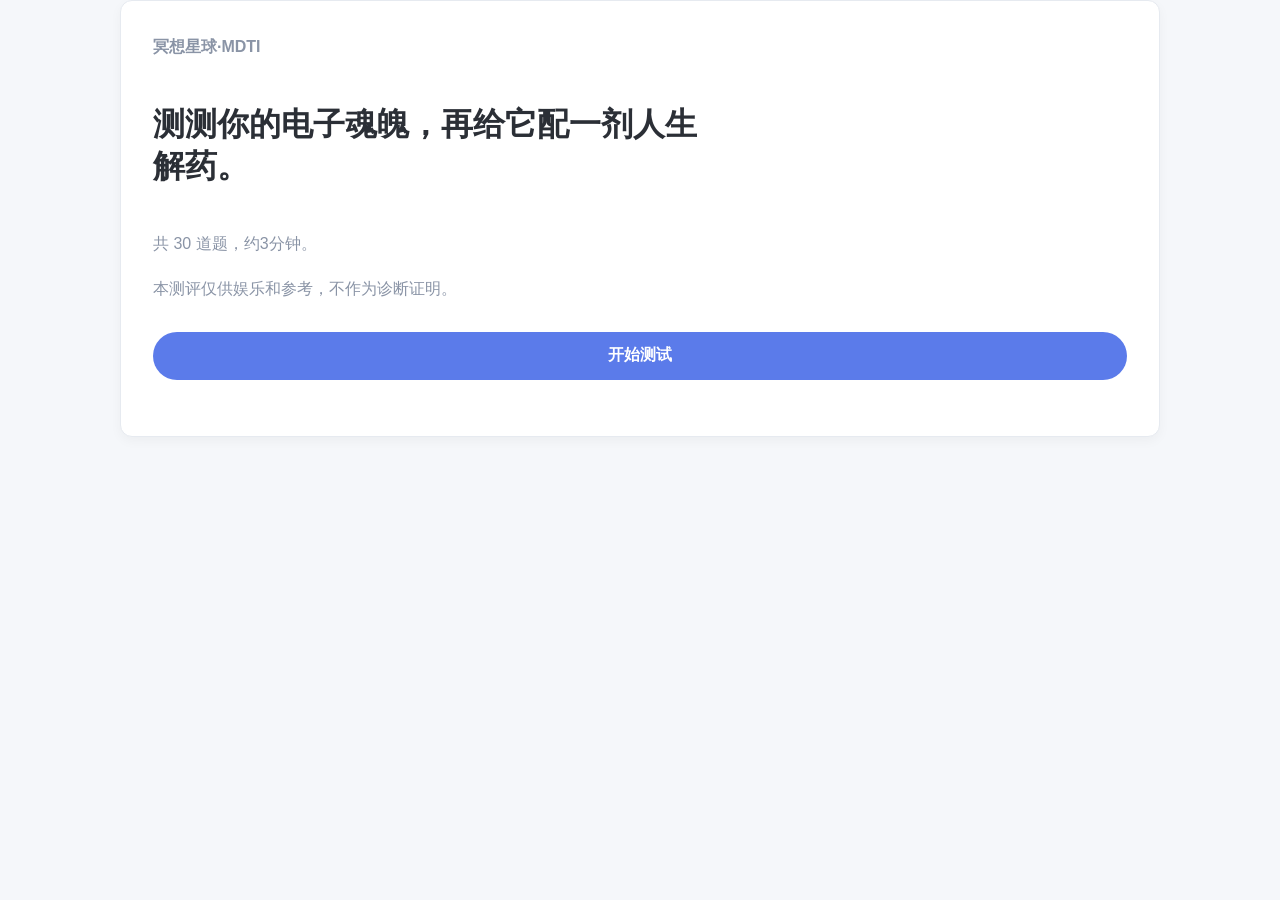
<file: index.html>
<!doctype html>
<html lang="zh-CN">
  <head>
    <meta charset="UTF-8" />
    <meta name="viewport" content="width=device-width, initial-scale=1.0" />
    <title>冥想星球·MDTI</title>
    <meta
      name="description"
      content="冥想星球·MDTI 测评。测试你的人格，并根据人格结果推荐对应的人生解药。"
    />
    <link rel="stylesheet" href="./assets/styles.css" />
  </head>
  <body>
    <main class="app-shell app-shell--survey">
      <section class="intro-screen" id="introScreen">
        <div class="card intro-card">
          <div class="intro-copy">
            <p class="section-kicker">冥想星球·MDTI</p>
            <h2>测测你的电子魂魄，再给它配一剂人生解药。</h2>
            <p class="intro-summary">
              共 30 道题，约3分钟。
            </p>
            <p class="intro-note">本测评仅供娱乐和参考，不作为诊断证明。</p>
            <div class="intro-actions">
              <button class="button-primary" id="startBtn" type="button">开始测试</button>
            </div>
            <div class="intro-secondary-actions">
              <a class="intro-recent-link hidden" id="recentResultLink" href="./result.html">
                上一次结果
              </a>
            </div>
          </div>
        </div>
      </section>

      <section class="test hidden" id="testScreen">
        <div class="card test-card">
          <div class="test-progress">
            <div class="progress-label progress" id="progressText">0 / 30</div>
            <div class="progress-track" aria-hidden="true"><span id="progressBar"></span></div>
          </div>
          <div class="test-head">
            <p class="section-kicker" id="questionMeta">第 1 题</p>
            <h2 id="questionTitle">题目加载中</h2>
          </div>
          <form id="questionForm" class="options"></form>
          <div class="test-actions">
            <button class="button-ghost" id="prevBtn" type="button">上一题</button>
            <button class="button-secondary" id="nextBtn" type="button">下一题</button>
            <button class="button-primary hidden" id="submitBtn" type="button">查看结果</button>
          </div>
        </div>
      </section>
    </main>

    <script src="./assets/data/sbti-questions.js"></script>
    <script src="./assets/data/sbti-results.js"></script>
    <script src="./assets/data/sbti-data.js"></script>
    <script src="./assets/data/antidote-data.js"></script>
    <script src="./assets/js/result-storage.js"></script>
    <script src="./assets/js/index-recent-result.js"></script>
    <script src="./assets/js/app.js"></script>
  </body>
</html>
</file>
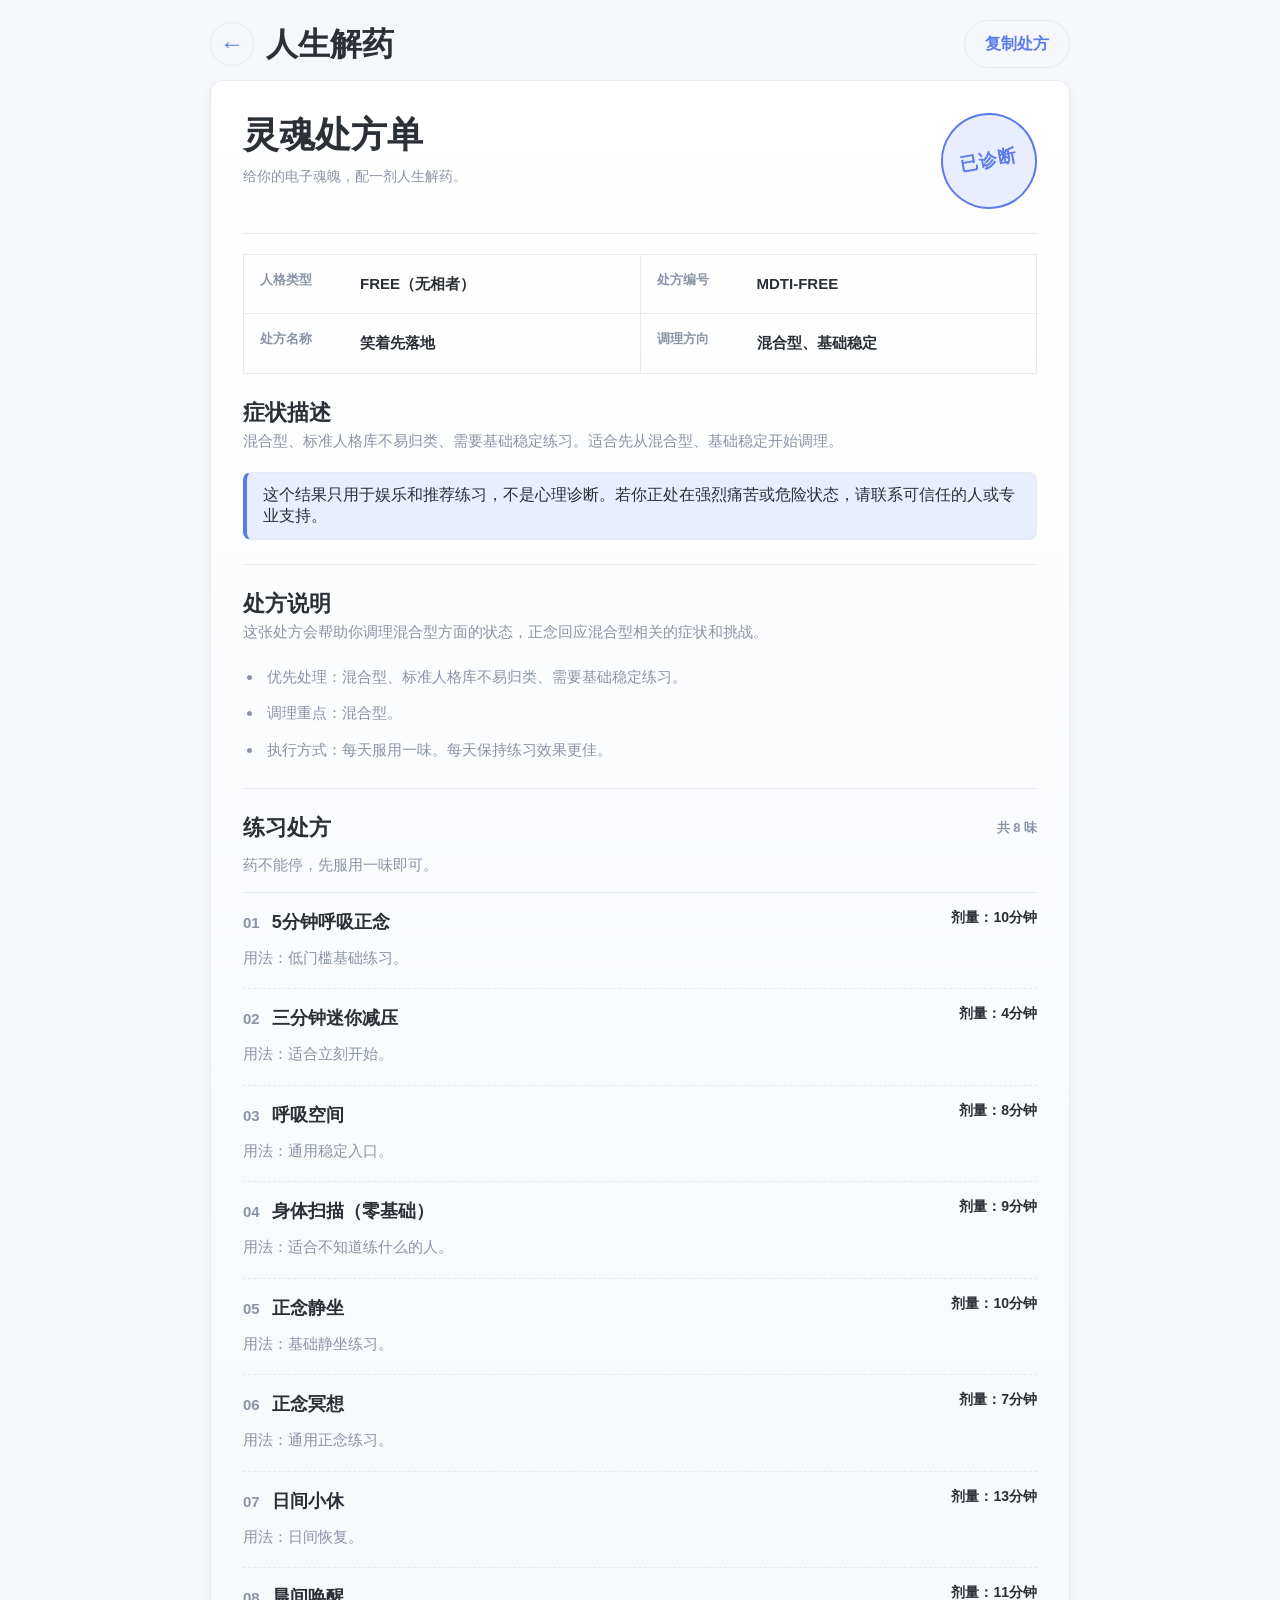
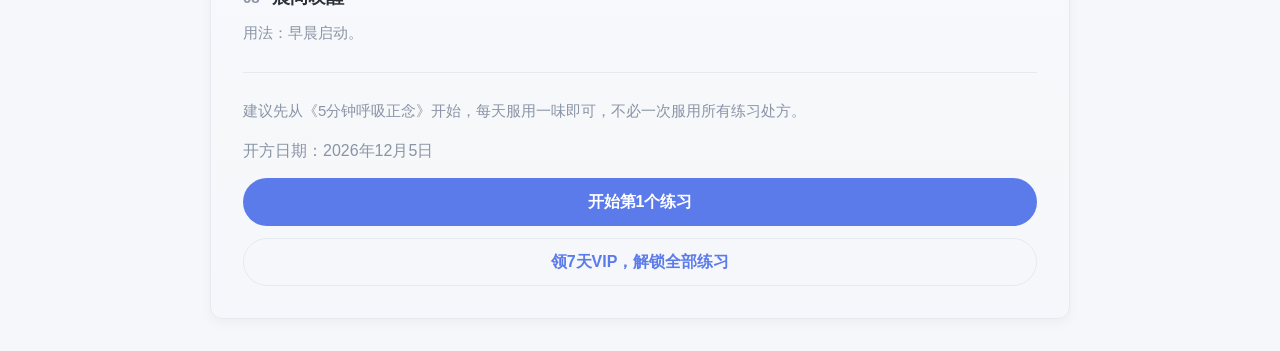
<file: personality-antidote.html>
<!doctype html>
<html lang="zh-CN">
  <head>
    <meta charset="UTF-8" />
    <meta name="viewport" content="width=device-width, initial-scale=1.0" />
    <title>人生解药</title>
    <meta
      name="description"
      content="根据冥想星球·MDTI 人格结果展示对应的人生解药，提供 8 条左右冥想练习。"
    />
    <link rel="stylesheet" href="./assets/styles.css" />
  </head>
  <body>
    <main class="app-shell">
      <div class="sheet-nav">
        <div class="sheet-nav-heading">
          <a class="sheet-nav-back" href="./result.html" aria-label="返回上一页">
            <span class="sheet-nav-back-icon" aria-hidden="true">←</span>
          </a>
          <h1 class="sheet-nav-title">人生解药</h1>
        </div>
        <button class="button-ghost" id="savePrescriptionBtn" type="button">复制处方</button>
      </div>

      <section class="surface prescription-sheet">
        <header class="sheet-head">
          <div class="clinic-copy">
            <h1 id="pageTitle">人生解药</h1>
            <p class="clinic-note" id="clinicSubtitle">根据你当前的人格状态生成的练习处方。</p>
          </div>
          <div class="diagnosis-stamp" aria-hidden="true">已诊断</div>
        </header>

        <section class="patient-grid" aria-label="人格档案">
          <div class="info-row">
            <span class="info-label">人格类型</span>
            <strong class="info-value" id="prescriptionTitle">正在读取人格结果。</strong>
          </div>
          <div class="info-row">
            <span class="info-label">处方编号</span>
            <strong class="info-value" id="prescriptionCode">MDTI</strong>
          </div>
          <div class="info-row">
            <span class="info-label">处方名称</span>
            <strong class="info-value" id="prescriptionName">正在配药方</strong>
          </div>
          <div class="info-row">
            <span class="info-label">调理方向</span>
            <strong class="info-value" id="prescriptionDirection">调理方向读取中</strong>
          </div>
        </section>

        <section class="sheet-section">
          <h3 class="sheet-title">症状描述</h3>
          <p class="sheet-paragraph" id="symptomDescription">请稍等，正在读取你的测评结果。</p>
          <p class="safety-note hidden" id="sensitiveNote">
            这个结果只用于娱乐和推荐练习，不是心理诊断。若你正处在强烈痛苦或危险状态，请联系可信任的人或专业支持。
          </p>
        </section>

        <section class="sheet-section">
          <h3 class="sheet-title">处方说明</h3>
          <p class="sheet-paragraph" id="instructionLead">正在生成处方说明</p>
          <ul class="instruction-list" id="instructionList"></ul>
        </section>

        <section class="sheet-section">
          <div class="section-head">
            <div>
              <!-- <p class="section-kicker">练习处方</p> -->
              <h3 class="sheet-title">练习处方</h3>
            </div>
            <span class="prescription-count" id="practiceCount">0 味</span>
          </div>
          <p class="prescription-summary" id="practiceLead">按顺序执行本次处方练习。</p>
          <div class="rx-list" id="practiceList"></div>
        </section>

        <footer class="sheet-footer">
          <p class="sheet-paragraph" id="signatureText">先从第一味开始，今天服用一味就够。</p>
          <p class="prescription-date" id="prescriptionDate">开方日期：读取中</p>
          <div class="footer-actions">
            <a class="button-primary" id="firstPracticeLink" href="./index.html">开始第1个练习</a>
            <a
              class="button-ghost"
              href="http://mk.xinlifm.site/mpus/dptg95e"
              target="_blank"
              rel="noopener noreferrer"
            >
              领7天VIP，解锁全部练习
            </a>
          </div>
        </footer>
      </section>
    </main>

    <script src="./assets/data/sbti-questions.js"></script>
    <script src="./assets/data/sbti-results.js"></script>
    <script src="./assets/data/sbti-data.js"></script>
    <script src="./assets/data/antidote-data.js"></script>
    <script src="./assets/js/personality-antidote.js"></script>
  </body>
</html>
</file>
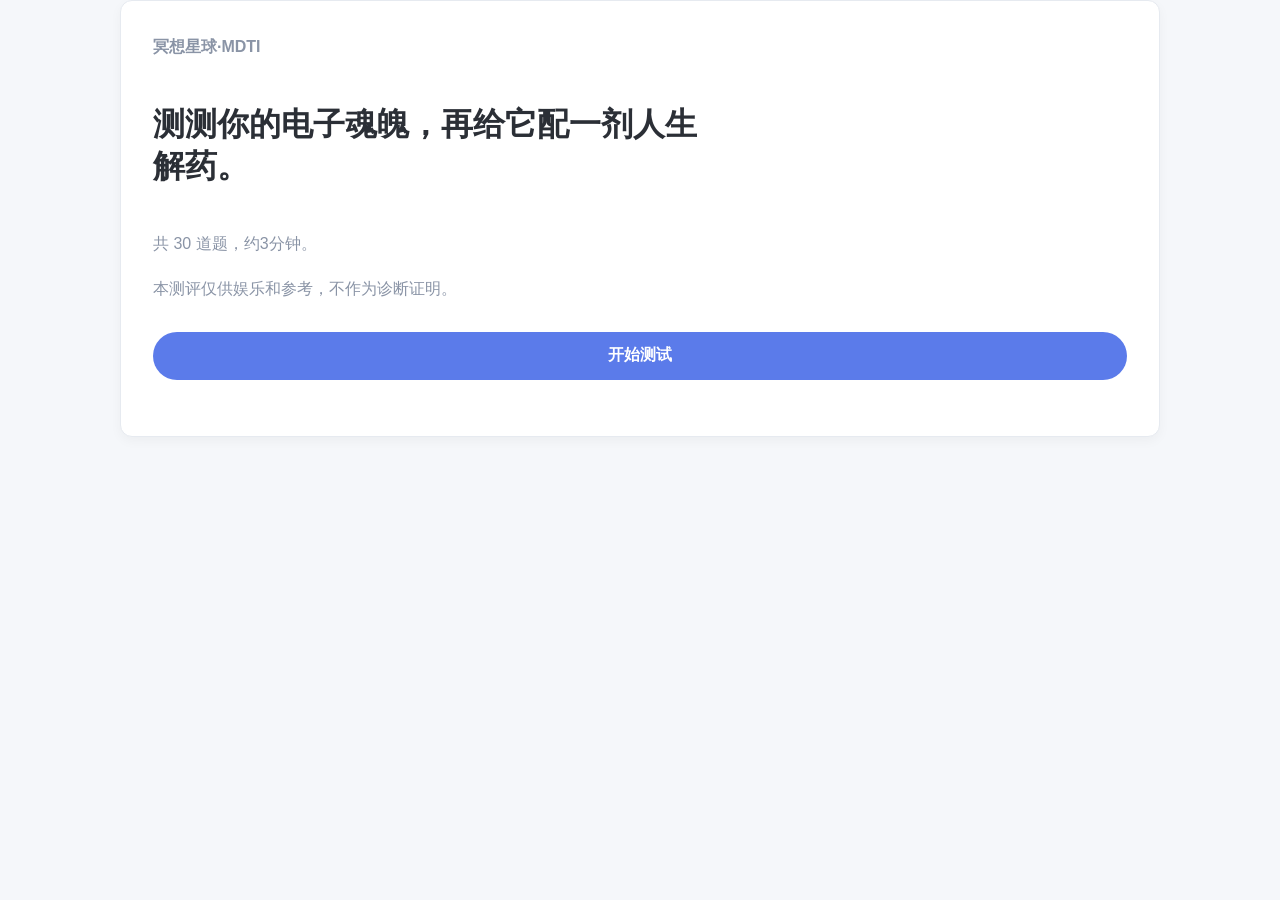
<file: result.html>
<!doctype html>
<html lang="zh-CN">
  <head>
    <meta charset="UTF-8" />
    <meta name="viewport" content="width=device-width, initial-scale=1.0" />
    <title>MDTI</title>
    <meta
      name="description"
      content="冥想星球·MDTI 测评结果。查看你的人格结果和对应的人生解药。"
    />
    <link rel="stylesheet" href="./assets/styles.css" />
  </head>
  <body>
    <main class="app-shell">
      <header class="topbar topbar--result" id="topbar">
        <div>
          <h1>MDTI人格</h1>
        </div>
        <button class="button-ghost" id="resetTopBtn" type="button">重新测试</button>
      </header>

      <section class="result" id="resultScreen">
        <div class="card result-card result-card--highlight">
          <div class="result-hero">
            <div class="result-figure result-figure--empty" id="resultFigure">
              <img class="result-figure-image" id="resultFigureImage" alt="" />
              <div class="result-figure-placeholder" id="resultFigureLabel">人格图占位</div>
            </div>
            <div class="result-hero-copy">
              <p class="section-kicker" id="resultKicker">你当前是</p>
              <h2 class="result-highlight" id="resultName">CTRL（拿捏者）</h2>
              <p class="result-match" id="matchBadge">匹配度 92%</p>
            </div>
          </div>
        </div>

        <div class="card result-card result-card--detail">
          <p class="section-kicker">开场白</p>
          <blockquote class="result-quote" id="resultIntro">怎么样，被我拿捏了吧？</blockquote>
          <p class="section-kicker">人格解读</p>
          <p class="result-description" id="resultDesc"></p>
          <p class="safety-note hidden" id="safetyNote"></p>
        </div>

        <div class="card result-card result-card--antidote" id="antidoteBlock">
          <p class="section-kicker">人生解药</p>
          <h3 id="antidoteTitle">松开方向盘</h3>
          <p id="antidoteSubtitle">适合从控制感和责任压力里松一口气。</p>
          <button class="button-primary" id="antidoteBtn" type="button">查看人生解药</button>
        </div>

        <!-- <div class="card result-card result-card--dimensions">
          <p class="section-kicker">十五维度</p>
          <div class="dimension-list" id="dimensionList"></div>
        </div> -->

        <div class="result-actions">
          <button class="button-ghost" id="restartBtn" type="button">领取7天冥想星球VIP</button>
        </div>
      </section>
    </main>

    <script src="./assets/data/sbti-questions.js"></script>
    <script src="./assets/data/sbti-results.js"></script>
    <script src="./assets/data/sbti-data.js"></script>
    <script src="./assets/data/antidote-data.js"></script>
    <script src="./assets/js/result-storage.js"></script>
    <script src="./assets/js/result.js"></script>
  </body>
</html>
</file>
<file: assets/styles.css>
:root {
  --color-bg: #f5f7fa;
  --color-surface: #ffffff;
  --color-text-primary: #2b2f36;
  --color-text-secondary: #8a94a6;
  --color-text-disabled: #c0c6d4;
  --color-primary: #5b7bea;
  --color-primary-light: #e8edff;
  --color-border: #e6eaf0;
  --color-fill-light: #f2f4f8;
  --color-success: #6fcf97;
  --space-4: 4px;
  --space-8: 8px;
  --space-12: 12px;
  --space-16: 16px;
  --space-20: 20px;
  --space-24: 24px;
  --space-32: 32px;
  --radius-sm: 8px;
  --radius-md: 12px;
  --radius-lg: 24px;
  --shadow-soft: 0 4px 12px rgba(0, 0, 0, 0.04);
}

* {
  box-sizing: border-box;
}

html,
body {
  margin: 0;
  min-height: 100%;
}

body {
  font-family: -apple-system, BlinkMacSystemFont, "Segoe UI", "PingFang SC", "Microsoft YaHei", sans-serif;
  background: var(--color-bg);
  color: var(--color-text-primary);
}

button,
a {
  font: inherit;
}

button {
  cursor: pointer;
}

a {
  color: inherit;
}

button:disabled {
  cursor: not-allowed;
  opacity: 0.45;
  color: var(--color-text-disabled);
}

.hidden {
  display: none !important;
}

.app-shell {
  width: min(1040px, calc(100% - 28px));
  margin: 0 auto;
  padding: var(--space-20) 0 var(--space-32);
}

.app-shell--survey {
  padding-top: var(--space-40);
}

.topbar {
  display: flex;
  justify-content: space-between;
  align-items: center;
  gap: var(--space-16);
  margin-bottom: var(--space-16);
}

.topbar h1,
.intro h2,
.test h2,
.result h2,
.result h3,
.prescription-card h2,
.prescription-card h3,
.prescription-hero h2,
.prescription-panel h3 {
  margin: 0;
  letter-spacing: 0;
}

.topbar h1 {
  font-size: 30px;
  line-height: 1.2;
}

.section-kicker,
.eyebrow {
  margin: 0 0 var(--space-8);
  color: var(--color-text-secondary);
  font-size: 13px;
  font-weight: 700;
}

.card,
.surface,
.prescription-panel,
.featured-practice,
.practice-item {
  background: var(--color-surface);
  border: 1px solid var(--color-border);
  border-radius: var(--radius-md);
  box-shadow: var(--shadow-soft);
}

.button-primary,
.primary-button,
.primary-link {
  display: inline-flex;
  align-items: center;
  justify-content: center;
  min-height: 48px;
  padding: 0 var(--space-20);
  border: none;
  border-radius: var(--radius-lg);
  background: var(--color-primary);
  color: var(--color-surface);
  font-weight: 700;
  text-decoration: none;
}

.button-secondary,
.secondary-button {
  display: inline-flex;
  align-items: center;
  justify-content: center;
  min-height: 48px;
  padding: 0 var(--space-20);
  border: 1px solid transparent;
  border-radius: var(--radius-lg);
  background: var(--color-primary-light);
  color: var(--color-primary);
  font-weight: 700;
}

.button-ghost,
.ghost-button,
.ghost-link {
  display: inline-flex;
  align-items: center;
  justify-content: center;
  min-height: 48px;
  padding: 0 var(--space-20);
  border: 1px solid var(--color-border);
  border-radius: var(--radius-lg);
  background: transparent;
  color: var(--color-primary);
  font-weight: 700;
  text-decoration: none;
}

.progress,
.progress-label {
  color: var(--color-primary);
  font-weight: 600;
}

.result-highlight {
  font-size: 28px;
  line-height: 1.25;
  color: var(--color-primary);
  text-align: center;
}

.intro,
.test,
.result {
  padding: var(--space-24);
}

.intro-screen {
  display: block;
}

.intro-card {
  min-height: 420px;
  overflow: hidden;
}

.intro-copy {
  display: flex;
  flex-direction: column;
  justify-content: center;
  gap: var(--space-16);
  min-height: 420px;
  padding: var(--space-32);
}

.intro-copy h2 {
  max-width: 560px;
  font-size: 32px;
  line-height: 1.3;
}

.intro-copy p {
  max-width: 680px;
  margin: 0;
  color: var(--color-text-secondary);
  font-size: 16px;
  line-height: 1.8;
}

.intro-summary {
  max-width: 560px;
}

.intro-note {
  max-width: 520px;
  font-size: 14px;
}

.intro-actions {
  display: flex;
  align-items: center;
  margin-top: auto;
  padding-top: var(--space-12);
}

.intro-actions .button-primary {
  width: 100%;
}

.intro-secondary-actions {
  display: flex;
  justify-content: center;
  padding-top: var(--space-8);
}

.intro-recent-link {
  color: var(--color-primary);
  font-size: 14px;
  font-weight: 600;
  line-height: 1.5;
  text-decoration: none;
}

.intro-recent-link:hover {
  text-decoration: underline;
}

.test-head {
  margin-bottom: var(--space-24);
}

.test h2 {
  max-width: 820px;
  font-size: 24px;
  line-height: 1.55;
  white-space: pre-wrap;
}

.test-progress {
  display: flex;
  flex-direction: column;
  align-items: stretch;
  gap: var(--space-8);
  width: 100%;
  min-width: 0;
  margin-bottom: var(--space-20);
}

.test-card {
  padding: var(--space-24);
}

.progress-track {
  height: 8px;
  width: 100%;
  overflow: hidden;
  border-radius: var(--radius-sm);
  background: var(--color-fill-light);
}

.progress-track span {
  display: block;
  width: 0;
  height: 100%;
  border-radius: inherit;
  background: var(--color-primary);
  transition: width 180ms ease;
}

.options {
  display: grid;
  gap: var(--space-12);
  margin-top: var(--space-12);
}

.option,
.option-row {
  display: grid;
  grid-template-columns: 34px 1fr;
  gap: var(--space-12);
  align-items: start;
  min-height: 48px;
  padding: var(--space-16);
  border: 1px solid var(--color-border);
  border-radius: var(--radius-lg);
  background: var(--color-fill-light);
}

.option.selected,
.option-row.selected {
  border: 2px solid var(--color-primary);
  background: var(--color-surface);
  color: var(--color-primary);
}

.option {
  cursor: pointer;
}

.option input,
.option-row input {
  width: 20px;
  height: 20px;
  margin: 2px 0 0;
  accent-color: var(--color-primary);
}

.option-label {
  color: var(--color-text-primary);
  font-size: 16px;
  line-height: 1.65;
}

.option-code {
  color: var(--color-primary);
  font-weight: 700;
  margin-right: var(--space-8);
}

.test-actions,
.result-actions,
.prescription-actions {
  display: flex;
  flex-wrap: wrap;
  gap: var(--space-12);
  align-items: center;
  margin-top: var(--space-24);
}

.test-actions {
  justify-content: flex-start;
}

.test-actions > button {
  flex: 1 1 0;
  min-width: 0;
}

.result-actions,
.prescription-actions {
  justify-content: flex-end;
}

.result-actions {
  justify-content: stretch;
}

.result-actions .button-ghost {
  width: 100%;
}

.result {
  display: grid;
  gap: var(--space-16);
  padding: 0;
}

.result-card {
  padding: var(--space-20);
}

.result-card--highlight {
  min-height: 180px;
}

.result-hero {
  display: grid;
  grid-template-columns: 136px minmax(0, 1fr);
  gap: var(--space-20);
  align-items: center;
}

.result-figure {
  display: grid;
  place-items: center;
  overflow: hidden;
  min-height: 136px;
  border: 1px solid var(--color-border);
  border-radius: var(--radius-md);
  background: var(--color-fill-light);
}

.result .result-figure {
  border: 0;
}

.result-figure-image {
  display: block;
  width: 100%;
  height: 100%;
  min-height: 136px;
  object-fit: cover;
}

.result-figure-placeholder {
  display: flex;
  align-items: center;
  justify-content: center;
  width: 100%;
  min-height: 136px;
  padding: var(--space-16);
  color: var(--color-text-secondary);
  font-size: 14px;
  font-weight: 700;
  line-height: 1.6;
  text-align: center;
}

.result-figure--empty .result-figure-image {
  display: none;
}

.result-figure--ready .result-figure-placeholder {
  display: none;
}

.result-hero-copy {
  display: grid;
  gap: var(--space-12);
}

.result-hero-copy .section-kicker,
.result-hero-copy .result-match {
  justify-self: start;
}

.result-hero-copy .result-highlight {
  text-align: left;
}

.result-match {
  display: inline-flex;
  align-items: center;
  justify-content: center;
  min-height: 36px;
  margin: 0;
  padding: 0 var(--space-12);
  border: 1px solid var(--color-border);
  border-radius: var(--radius-lg);
  background: var(--color-primary-light);
  color: var(--color-primary);
  font-weight: 700;
}

.result-card--detail,
.result-card--antidote,
.result-card--dimensions {
  display: grid;
  gap: var(--space-12);
}

.result-card--antidote h3 {
  margin: 0;
  font-size: 22px;
  line-height: 1.35;
}

.result-card--antidote p {
  margin: 0;
  color: var(--color-text-secondary);
  font-size: 15px;
  line-height: 1.9;
}

.result-card--detail p,
.prescription-hero p,
.practice-item p {
  color: var(--color-text-secondary);
  font-size: 15px;
  line-height: 1.9;
}

.result-quote {
  margin: 0 0 var(--space-20);
  padding: var(--space-16);
  border: 1px solid var(--color-border);
  border-radius: var(--radius-sm);
  background: var(--color-primary-light);
  color: var(--color-text-primary);
  font-size: 18px;
  font-weight: 700;
  line-height: 1.6;
}

.result-description {
  margin: 0;
  color: var(--color-text-primary) !important;
  font-size: 16px !important;
  line-height: 1.95 !important;
  white-space: pre-wrap;
}

.dimension-list {
  display: grid;
  gap: var(--space-8);
}

.dimension-item {
  display: grid;
  grid-template-columns: 52px minmax(0, 1fr) auto;
  gap: var(--space-12);
  align-items: center;
  padding: var(--space-12) 0;
}

.dimension-item + .dimension-item {
  border-top: 1px solid var(--color-border);
}

.dimension-code,
.dimension-level {
  margin: 0;
  font-weight: 700;
}

.dimension-code {
  color: var(--color-primary);
  text-transform: uppercase;
}

.dimension-copy {
  display: grid;
  gap: var(--space-4);
}

.dimension-model,
.dimension-name {
  margin: 0;
}

.dimension-model {
  color: var(--color-text-secondary);
  font-size: 13px;
  line-height: 1.5;
}

.dimension-name {
  color: var(--color-text-primary);
  font-size: 15px;
  line-height: 1.6;
}

.dimension-level {
  display: inline-flex;
  align-items: center;
  justify-content: center;
  min-width: 56px;
  min-height: 32px;
  padding: 0 var(--space-8);
  border: 1px solid var(--color-border);
  border-radius: var(--radius-lg);
  background: var(--color-primary-light);
  color: var(--color-primary);
}

.safety-note {
  padding: var(--space-12) var(--space-16);
  margin: 0;
  border: 1px solid var(--color-border);
  border-radius: var(--radius-sm);
  background: var(--color-primary-light);
  color: var(--color-text-primary) !important;
}

.sheet-nav {
  display: flex;
  justify-content: space-between;
  align-items: center;
  gap: var(--space-16);
  max-width: 860px;
  margin: 0 auto var(--space-12);
}

.sheet-nav-heading {
  display: flex;
  align-items: center;
  gap: var(--space-12);
  min-width: 0;
}

.sheet-nav-back {
  display: inline-flex;
  align-items: center;
  justify-content: center;
  width: 44px;
  height: 44px;
  border: 1px solid var(--color-border);
  border-radius: 999px;
  color: var(--color-primary);
  text-decoration: none;
  flex-shrink: 0;
}

.sheet-nav-back-icon {
  font-size: 24px;
  line-height: 1;
}

.sheet-nav-title {
  margin: 0;
  font-size: 32px;
  line-height: 1.2;
}

.prescription-sheet {
  position: relative;
  max-width: 860px;
  margin: 0 auto;
  padding: var(--space-32);
  overflow: hidden;
  background: linear-gradient(180deg, var(--color-surface), var(--color-bg));
  isolation: isolate;
}

.prescription-sheet::before {
  content: none;
  position: absolute;
  inset: var(--space-12);
  border: 1px solid var(--color-border);
  border-radius: calc(var(--radius-md) - 2px);
  pointer-events: none;
  z-index: -1;
}

.sheet-head {
  display: flex;
  justify-content: space-between;
  gap: var(--space-24);
  align-items: flex-start;
  padding-bottom: var(--space-24);
  border-bottom: 1px solid var(--color-border);
}

.clinic-copy {
  display: grid;
  gap: var(--space-8);
  flex: 1 1 auto;
  min-width: 0;
}

.clinic-note,
.info-label,
.prescription-count,
.prescription-date {
  margin: 0;
  color: var(--color-text-secondary);
}

.clinic-copy h1,
.sheet-title,
.prescription-sheet .prescription-name {
  margin: 0;
  letter-spacing: 0;
}

.clinic-copy h1 {
  font-size: 36px;
  line-height: 1.2;
}

.clinic-note {
  max-width: 560px;
  font-size: 14px;
  line-height: 1.75;
}

.diagnosis-stamp {
  display: inline-flex;
  align-items: center;
  justify-content: center;
  flex: 0 0 auto;
  width: 96px;
  height: 96px;
  border: 2px solid var(--color-primary);
  border-radius: 999px;
  background: var(--color-primary-light);
  color: var(--color-primary);
  font-size: 18px;
  font-weight: 700;
  line-height: 1.3;
  letter-spacing: 0.08em;
  text-align: center;
  white-space: nowrap;
  transform: rotate(-10deg);
}

.patient-grid {
  display: grid;
  grid-template-columns: repeat(2, minmax(0, 1fr));
  margin-top: var(--space-20);
  border-top: 1px solid var(--color-border);
  border-left: 1px solid var(--color-border);
}

.info-row {
  display: grid;
  grid-template-columns: 88px minmax(0, 1fr);
  gap: var(--space-12);
  padding: var(--space-16);
  border-right: 1px solid var(--color-border);
  border-bottom: 1px solid var(--color-border);
}

.info-label {
  font-size: 13px;
  font-weight: 700;
}

.info-value {
  color: var(--color-text-primary);
  font-size: 15px;
  line-height: 1.75;
}

.sheet-section {
  padding: var(--space-24) 0;
  border-bottom: 1px solid var(--color-border);
}

.prescription-sheet .prescription-name {
  font-size: 28px;
  line-height: 1.35;
}

.prescription-summary,
.sheet-paragraph,
.instruction-list,
.rx-usage,
.rx-scene {
  margin: 0;
  color: var(--color-text-secondary);
  font-size: 15px;
  line-height: 1.9;
}

.prescription-summary {
  margin-top: var(--space-8);
}

.sheet-title {
  font-size: 22px;
  line-height: 1.35;
}

.sheet-paragraph {
  max-width: 760px;
}

.instruction-list {
  display: grid;
  gap: var(--space-8);
  margin: var(--space-16) 0 0;
  padding-left: 20px;
}

.instruction-list li {
  padding-left: var(--space-4);
}

.section-head,
.footer-actions {
  display: flex;
  justify-content: space-between;
  gap: var(--space-12);
  align-items: center;
  flex-wrap: wrap;
}

.prescription-count {
  font-size: 13px;
  font-weight: 700;
}

.rx-list {
  margin-top: var(--space-12);
  border-top: 1px solid var(--color-border);
}

.rx-item {
  display: grid;
  grid-template-columns: minmax(0, 1fr) auto;
  gap: var(--space-20);
  align-items: start;
  padding: var(--space-16) 0;
  border-bottom: 1px dashed var(--color-border);
  color: inherit;
  text-decoration: none;
}

.rx-list .rx-item:last-child {
  border-bottom: 0;
  padding-bottom: 0;
}

a.rx-item {
  transition:
    background-color 160ms ease,
    border-color 160ms ease,
    transform 160ms ease;
}

a.rx-item:hover,
a.rx-item:focus-visible {
  background: rgba(91, 123, 234, 0.04);
  outline: none;
}

a.rx-item:active {
  transform: translateY(1px);
}

.rx-item-main {
  display: grid;
  gap: var(--space-8);
}

.rx-item-head {
  display: flex;
  align-items: baseline;
  gap: var(--space-12);
  flex-wrap: wrap;
}

.rx-item-head h4,
.rx-dose {
  margin: 0;
}

.rx-item-head h4 {
  color: var(--color-text-primary);
  font-size: 18px;
  line-height: 1.5;
}

.rx-index {
  color: var(--color-text-secondary);
  font-size: 15px;
  font-weight: 700;
}

.rx-dose {
  min-width: 120px;
  color: var(--color-text-primary);
  font-size: 14px;
  font-weight: 700;
  text-align: right;
}

.sheet-footer {
  display: grid;
  gap: var(--space-16);
  padding-top: var(--space-24);
}

.footer-actions {
  justify-content: flex-start;
  flex-direction: column;
  align-items: stretch;
}

.footer-actions .button-ghost,
.footer-actions .button-primary {
  width: 100%;
}

.prescription-sheet .safety-note {
  margin-top: var(--space-16);
  border-left: 4px solid var(--color-primary);
  background: var(--color-primary-light);
}

@media (max-width: 760px) {
  .app-shell {
    width: min(100% - 20px, 1040px);
    padding-top: var(--space-12);
  }

  .topbar--result {
    padding: 0 var(--space-16);
  }

  .app-shell--survey {
    padding-top: var(--space-24);
  }

  .intro-copy,
  .test,
  .result {
    padding: var(--space-16);
  }

  .intro-copy h2 {
    font-size: 28px;
  }

  .intro-card,
  .intro-copy {
    min-height: auto;
  }

  .test h2 {
    font-size: 20px;
  }

  .test-head {
    margin-bottom: var(--space-20);
  }

  .test-progress {
    align-items: stretch;
    width: 100%;
    min-width: 0;
    margin-bottom: var(--space-16);
  }

  .test-card {
    padding: var(--space-16);
  }

  .progress-track {
    width: 100%;
  }

  .result-hero {
    grid-template-columns: 1fr;
    gap: var(--space-16);
  }

  .result-hero-copy {
    justify-items: center;
    text-align: center;
  }

  .result-hero-copy .section-kicker,
  .result-hero-copy .result-match {
    justify-self: center;
  }

  .result-hero-copy .result-highlight {
    text-align: center;
  }

  .dimension-item {
    grid-template-columns: 1fr auto;
  }

  .dimension-code,
  .dimension-copy {
    grid-column: 1 / 2;
  }

  .dimension-level {
    grid-column: 2 / 3;
    grid-row: 1 / span 2;
    align-self: center;
  }

  .sheet-nav {
    justify-content: space-between;
    align-items: center;
    gap: var(--space-12);
    margin-bottom: var(--space-8);
  }

  .sheet-nav-heading {
    gap: var(--space-8);
  }

  .sheet-nav-back {
    width: 40px;
    height: 40px;
  }

  .sheet-nav-title {
    font-size: 28px;
  }

  .sheet-nav .button-ghost {
    min-height: 44px;
    padding: 0 var(--space-16);
    flex-shrink: 0;
  }

  .prescription-sheet {
    padding: var(--space-16);
  }

  .prescription-sheet::before {
    inset: var(--space-8);
  }

  .sheet-head {
    flex-direction: row;
    align-items: flex-start;
    gap: var(--space-12);
  }

  .clinic-copy h1 {
    font-size: 30px;
  }

  .diagnosis-stamp {
    width: 76px;
    height: 76px;
    font-size: 15px;
  }

  .patient-grid {
    grid-template-columns: 1fr;
  }

  .info-row {
    grid-template-columns: 72px minmax(0, 1fr);
  }

  .prescription-sheet .prescription-name {
    font-size: 24px;
  }

  .rx-item {
    grid-template-columns: 1fr;
    gap: var(--space-8);
  }

  .rx-dose {
    min-width: 0;
    text-align: left;
  }

}

@media print {
  body {
    background: var(--color-surface);
  }

  .app-shell {
    width: 100%;
    padding: 0;
  }

  .sheet-nav,
  .footer-actions {
    display: none;
  }

  .prescription-sheet {
    border: 0;
    box-shadow: none;
    padding: 0;
    background: var(--color-surface);
  }

  .prescription-sheet::before {
    display: none;
  }
}
</file>
